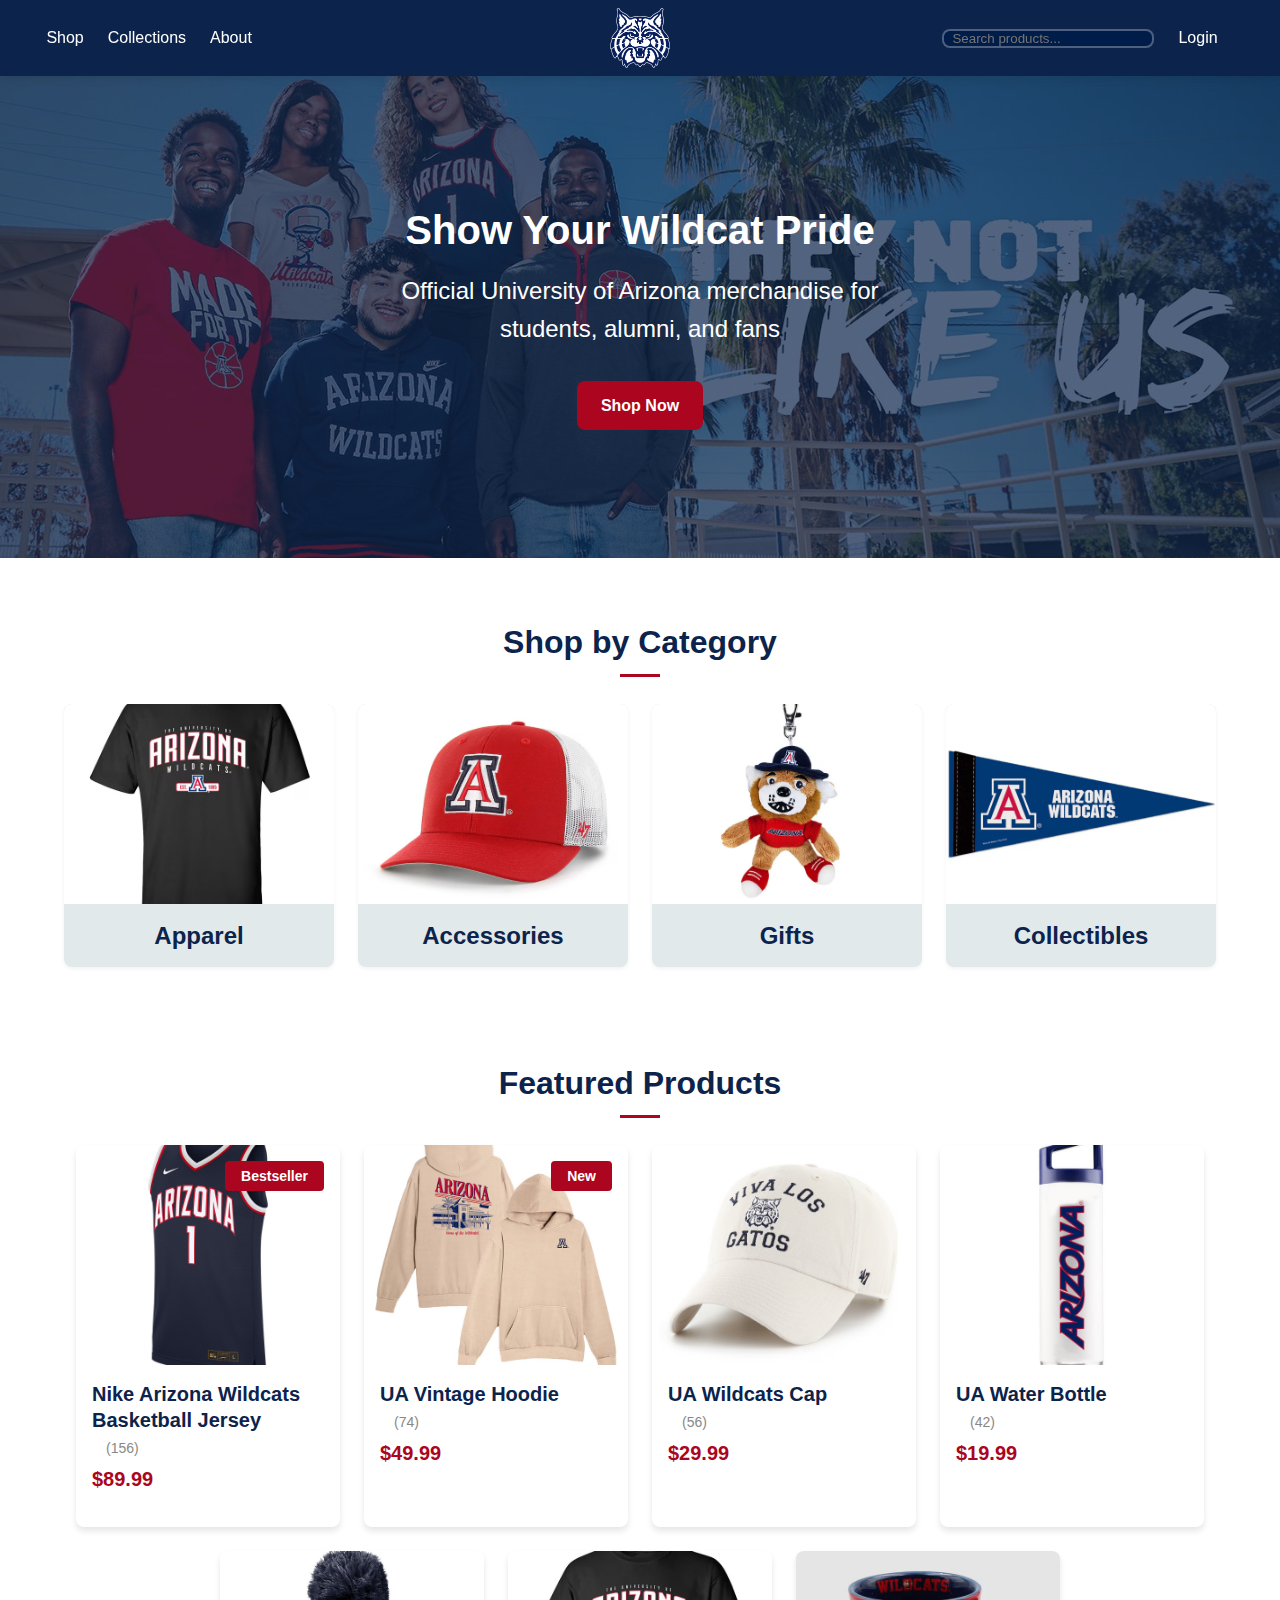
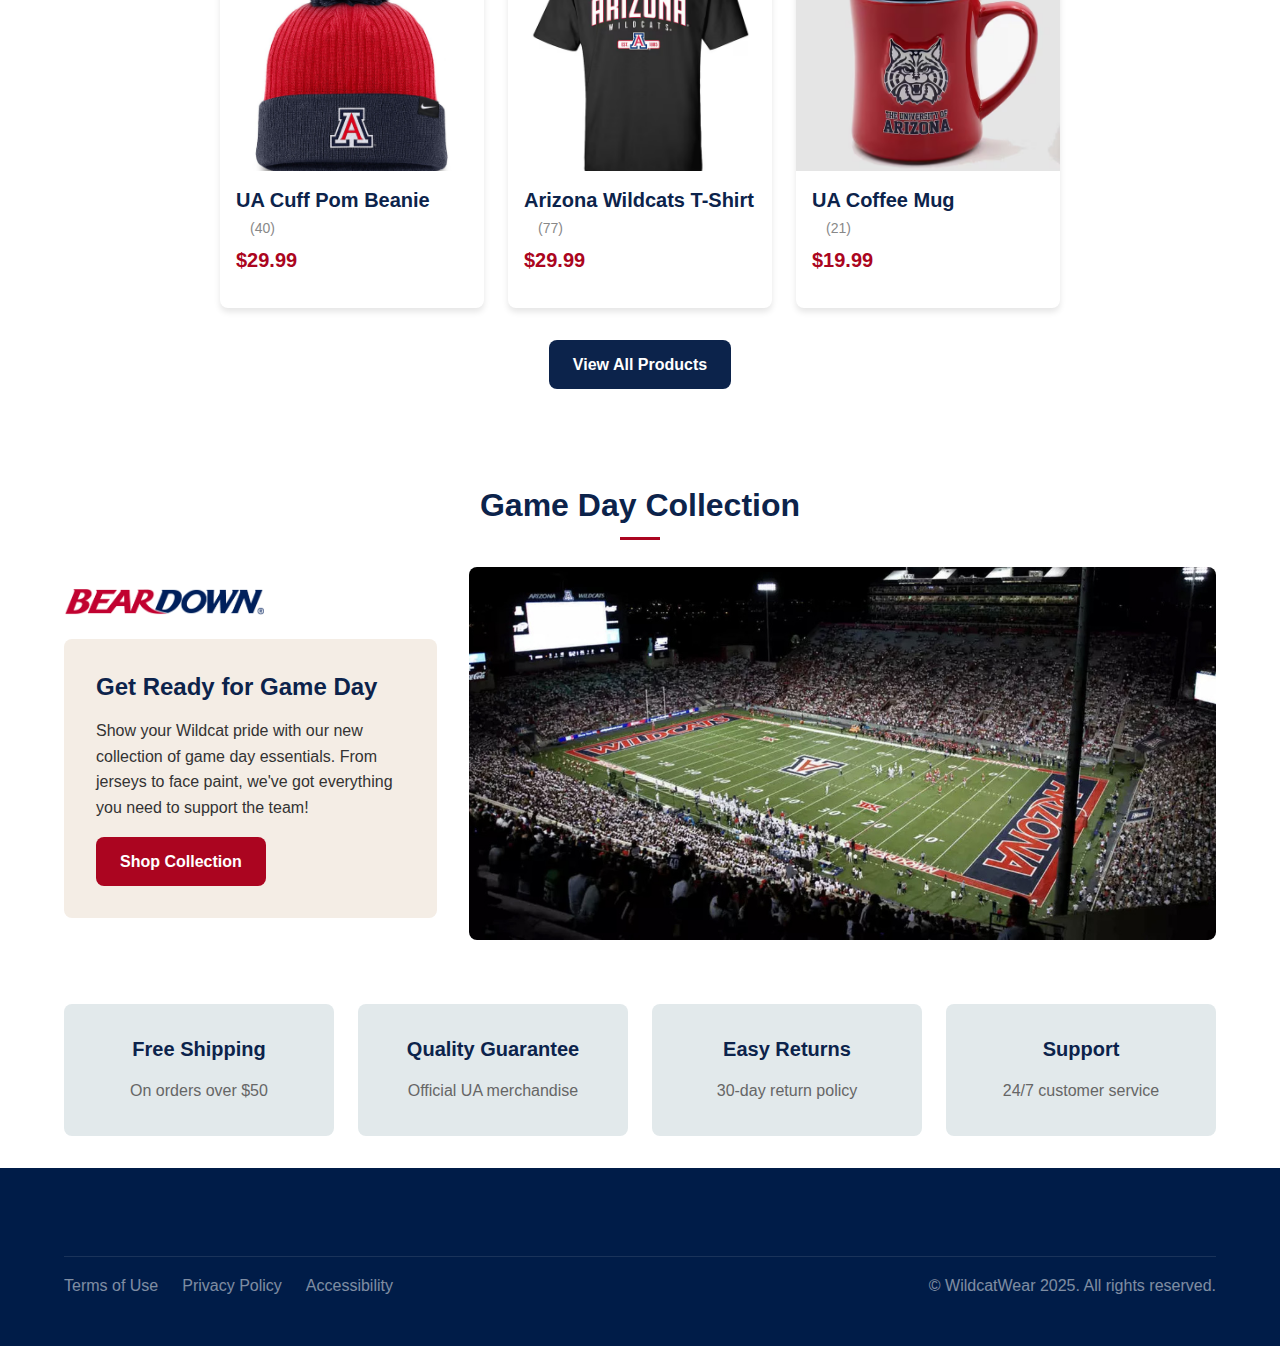
<file: index.html>
<!-- For this assignment, I am creating an online store that sells University of Arizona's Official Merchandise. 
This is the main page of the Website - I am choosing "WildCatWear" as the site name.-->
<!DOCTYPE html>
<html lang="en">
<head>
    <meta charset="UTF-8">
    <meta name="viewport" content="width=device-width, initial-scale=1.0">
    <title>WildcatWear - UA Merchandise Store</title>

    <!-- Link to CSS-->
    <link rel="stylesheet" href="https://cdnjs.cloudflare.com/ajax/libs/font-awesome/6.4.0/css/all.min.css" integrity="sha512-iecdLmaskl7CVkqkXNQ/ZH/XLlvWZOJyj7Yy7tcenmpD1ypASozpmT/E0iPtmFIB46ZmdtAc9eNBvH0H/ZpiBw==" crossorigin="anonymous" referrerpolicy="no-referrer" />
    <link rel="stylesheet" href="css/utility-styles.css">
    <link rel="stylesheet" href="css/style.css">
</head>

<body>
    <!-- Navbar with hamburger menu for mobile -->
    <!-- The hamburger menu and search feature uses a hidden checkbox for toggle functionality without 
     requiring JavaScript. Also, this can make it more accessible and lightweight for the site -->
    <nav class="navbar d-flex justify-between flex-wrap align-center">
        <input type="checkbox" id="navbar-toggle" class="navbar-toggle">
        <label for="navbar-toggle" class="hamburger-menu">
            <i class="fa-solid fa-bars"></i>
        </label>
        
        <a href="index.html" class="logo-container d-flex flex-1 justify-center">
            <img src="images/wildcat-logo.png" alt="WildcatWear Logo" class="logo">
        </a>
        
        <div class="nav-links d-flex flex-1 justify-start">
            <a href="store.html" class="nav-link mr-2 p-2">Shop</a>
            <a href="#" class="nav-link mr-2 p-2">Collections</a>
            <a href="#" class="nav-link mr-2 p-2">About</a>
        </div>
        
        <div class="nav-actions d-flex flex-1 align-center justify-end gap-4">
            <div class="search-container d-flex align-center">
                <input type="checkbox" id="search-toggle" class="search-toggle">
                <input type="text" class="search-input px-2" placeholder="Search products...">
                <label for="search-toggle" class="search-icon my-1 mr-2">
                    <i class="fa-solid fa-magnifying-glass"></i>
                </label>
            </div>
            <a href="#" class="login-link d-flex align-center gap-1">
                <i class="fa-solid fa-arrow-right-to-bracket"></i>
                <span class="login-text">Login</span>
            </a>
            <a href="#" class="cart-link d-flex align-center gap-1">
                <i class="fa-solid fa-shopping-cart"></i>
            </a>
        </div>
    </nav>

    <!-- Hero Section -->
    <!-- This is the primary banner that welcomes the visitors and give them overview about the site with a large hero image as the background. 
     For the heading, I used a tagline and a CTA button is also used for engaging visitors to explore products.-->
    <header class="hero">
        <div class="hero-content mx-auto my-x px-3 py-0">
            <h1 class="mb-3">Show Your Wildcat Pride</h1>
            <p class="mb-5">Official University of Arizona merchandise for students, alumni, and fans</p>
            <a href="store.html" class="btn btn-primary">Shop Now</a>
        </div>
    </header>

    <!-- Shop by Categories Section -->
    <!-- Makes it easy to customers can shop merch products based on Categories: Apparel, Accessories, Gifts, etc-->
    <section class="featured-categories container">
        <h2 class="section-title my-5 pb-2">Shop by Category</h2>
        <!-- Grid layout for categories -->
        <div class="category-grid d-grid grid-cols-4 gap-4">
            <a href="#" class="category-card">
                <img src="images/t-shirt.jpg" alt="UA Apparel">
                <h3 class="p-3 mb-0">Apparel</h3>
            </a>
            <a href="#" class="category-card">
                <img src="images/cap.jpg" alt="UA Accessories">
                <h3 class="p-3 mb-0">Accessories</h3>
            </a>
            <a href="#" class="category-card">
                <img src="images/keychain.jpg" alt="UA Gifts">
                <h3 class="p-3 mb-0">Gifts</h3>
            </a>
            <a href="#" class="category-card">
                <img src="images/flag.jpg" alt="UA Collectibles">
                <h3 class="p-3 mb-0">Collectibles</h3>
            </a>
        </div>
    </section>

    <!-- Featured Products Section-->
    <!-- This section showcases the featured products using a flexible layout so that it can adjust according to the number of items shown.
     The prices and ratings are included on the cards as customers look for them before viewing product details. -->
    <section class="featured-products container">
        <h2 class="section-title my-5 pb-2">Featured Products</h2>
        <!-- Flexbox layout for products -->
        <div class="product-flex d-flex flex-wrap gap-4 justify-center">
            <a href="store.html" class="product-card">
                <div class="product-image">
                    <img src="images/jersey.jpg" alt="UA Bear Down T-Shirt">
                    <div class="product-badge py-1 px-3">Bestseller</div>
                </div>
                <div class="product-info p-3">
                    <h3 class="mb-1">Nike Arizona Wildcats Basketball Jersey</h3>
                    <div class="product-rating d-flex align-center mb-1">
                        <i class="fa-solid fa-star"></i>
                        <i class="fa-solid fa-star"></i>
                        <i class="fa-solid fa-star"></i>
                        <i class="fa-solid fa-star"></i>
                        <i class="fa-solid fa-star-half-alt"></i>
                        <span class="ml-1">(156)</span>
                    </div>
                    <p class="product-price">$89.99</p>
                </div>
            </a>
            <a href="#" class="product-card">
                <div class="product-image">
                    <img src="images/hoodie.jpg" alt="UA Vintage Hoodie">
                    <div class="product-badge py-1 px-3">New</div>
                </div>
                <div class="product-info p-3">
                    <h3 class="mb-1">UA Vintage Hoodie</h3>
                    <div class="product-rating d-flex align-center mb-1">
                        <i class="fa-solid fa-star"></i>
                        <i class="fa-solid fa-star"></i>
                        <i class="fa-solid fa-star"></i>
                        <i class="fa-solid fa-star"></i>
                        <i class="fa-solid fa-star"></i>
                        <span class="ml-1">(74)</span>
                    </div>
                    <p class="product-price">$49.99</p>
                </div>
            </a>
            <a href="#" class="product-card">
                <div class="product-image">
                    <img src="images/cap2.jpg" alt="UA Wildcats Cap">
                </div>
                <div class="product-info p-3">
                    <h3 class="mb-1">UA Wildcats Cap</h3>
                    <div class="product-rating d-flex align-center mb-1">
                        <i class="fa-solid fa-star"></i>
                        <i class="fa-solid fa-star"></i>
                        <i class="fa-solid fa-star"></i>
                        <i class="fa-solid fa-star"></i>
                        <i class="fa-regular fa-star"></i>
                        <span class="ml-1">(56)</span>
                    </div>
                    <p class="product-price">$29.99</p>
                </div>
            </a>
            <a href="#" class="product-card">
                <div class="product-image">
                    <img src="images/water-bottle.jpg" alt="UA Water Bottle">
                </div>
                <div class="product-info p-3">
                    <h3 class="mb-1">UA Water Bottle</h3>
                    <div class="product-rating d-flex align-center mb-1">
                        <i class="fa-solid fa-star"></i>
                        <i class="fa-solid fa-star"></i>
                        <i class="fa-solid fa-star"></i>
                        <i class="fa-solid fa-star"></i>
                        <i class="fa-solid fa-star"></i>
                        <span class="ml-1">(42)</span>
                    </div>
                    <p class="product-price">$19.99</p>
                </div>
            </a>
            <a href="#" class="product-card">
                <div class="product-image">
                    <img src="images/beanie.jpg" alt="UA Cuff Pom Beanie">
                </div>
                <div class="product-info p-3">
                    <h3 class="mb-1">UA Cuff Pom Beanie</h3>
                    <div class="product-rating d-flex align-center mb-1">
                        <i class="fa-solid fa-star"></i>
                        <i class="fa-solid fa-star"></i>
                        <i class="fa-solid fa-star"></i>
                        <i class="fa-solid fa-star"></i>
                        <i class="fa-solid fa-star-half-alt"></i>
                        <span class="ml-1">(40)</span>
                    </div>
                    <p class="product-price">$29.99</p>
                </div>
            </a>
            <a href="#" class="product-card">
                <div class="product-image">
                    <img src="images/t-shirt.jpg" alt="Arizona Wildcats T-Shirt">
                </div>
                <div class="product-info p-3">
                    <h3 class="mb-1">Arizona Wildcats T-Shirt</h3>
                    <div class="product-rating d-flex align-center mb-1">
                        <i class="fa-solid fa-star"></i>
                        <i class="fa-solid fa-star"></i>
                        <i class="fa-solid fa-star"></i>
                        <i class="fa-solid fa-star"></i>
                        <i class="fa-regular fa-star"></i>
                        <span class="ml-1">(77)</span>
                    </div>
                    <p class="product-price">$29.99</p>
                </div>
            </a>
            <a href="#" class="product-card">
                <div class="product-image">
                    <img src="images/mug.jpg" alt="UA Coffee Mug">
                </div>
                <div class="product-info p-3">
                    <h3 class="mb-1">UA Coffee Mug</h3>
                    <div class="product-rating d-flex align-center mb-1">
                        <i class="fa-solid fa-star"></i>
                        <i class="fa-solid fa-star"></i>
                        <i class="fa-solid fa-star"></i>
                        <i class="fa-solid fa-star"></i>
                        <i class="fa-solid fa-star"></i>
                        <span class="ml-1">(21)</span>
                    </div>
                    <p class="product-price">$19.99</p>
                </div>
            </a>
        </div>
        <div class="view-all-container mt-5">
            <a href="#" class="btn btn-secondary">View All Products</a>
        </div>
    </section>

    <!-- Mixed Media Content Section -->
    <!-- Highlights a themed collection (e.g., Game Day) with a mix of text, images, and a call-to-action.  
     Nested divs are used with a flexible layout with a text + wordmark icon on the left and a large image on the right -->
    <section class="promo-section container">
        <h2 class="section-title my-5 pb-2">Game Day Collection</h2>
        <div class="promo-content d-flex gap-5">
            <div class="promo-image-text d-flex flex-1 flex-column align-start justify-center gap-4">
                <div class="small-image">
                    <img class="full-width" src="images/bear-down.png" alt="Bear Down Wordmark">
                </div>
                <div class="promo-text p-5">
                    <h3 class="mb-3">Get Ready for <strong>Game Day</strong></h3>
                    <p>Show your Wildcat pride with our new collection of game day essentials. From jerseys to face paint, we've got everything you need to support the team!</p>
                    <a href="#" class="btn btn-primary">Shop Collection</a>
                </div>
            </div>
            <div class="large-image-container flex-2">
                <div class="large-image">
                    <img class="full-width" src="images/gameday.jpg" alt="UA Game Day Collection">
                </div>
            </div>
        </div>
    </section>

    <!-- Four Box Section -->
     <!-- Displays key selling points (Shipping, Quality, Returns, Support) in a structured grid layout.  
     Uses icons and brief descriptions for quick readability and customer's trust & confidence -->

    <section class="info-boxes container d-grid grid-cols-4 gap-4">
        <div class="info-box p-5">
            <i class="fa-solid fa-truck-fast mb-3"></i>
            <h3 class="mb-3">Free Shipping</h3>
            <p class="m-0">On orders over $50</p>
        </div>
        <div class="info-box p-5">
            <i class="fa-solid fa-medal mb-3"></i>
            <h3 class="mb-3">Quality Guarantee</h3>
            <p class="m-0">Official UA merchandise</p>
        </div>
        <div class="info-box p-5">
            <i class="fa-solid fa-rotate-left mb-3"></i>
            <h3 class="mb-3">Easy Returns</h3>
            <p class="m-0">30-day return policy</p>
        </div>
        <div class="info-box p-5">
            <i class="fa-solid fa-headset mb-3"></i>
            <h3 class="mb-3">Support</h3>
            <p class="m-0">24/7 customer service</p>
        </div>
    </section>

    <!-- Footer -->
     <!-- This section provides essential links (Terms, Privacy, Accessibility) and copyright information. -->

    <footer class="footer pt-4">
        <div class="container m-0 p-5">
            <div class="footer-bottom mt-5 py-3 d-flex justify-between align-center flex-wrap gap-3">
                <div class="footer-links d-flex gap-4">
                    <a href="#">Terms of Use</a>
                    <a href="#">Privacy Policy</a>
                    <a href="#">Accessibility</a>
                </div>
                <p class="copyright mb-0">© WildcatWear 2025. All rights reserved.</p>
            </div>
        </div>
    </footer>    

</body>
</html>
</file>
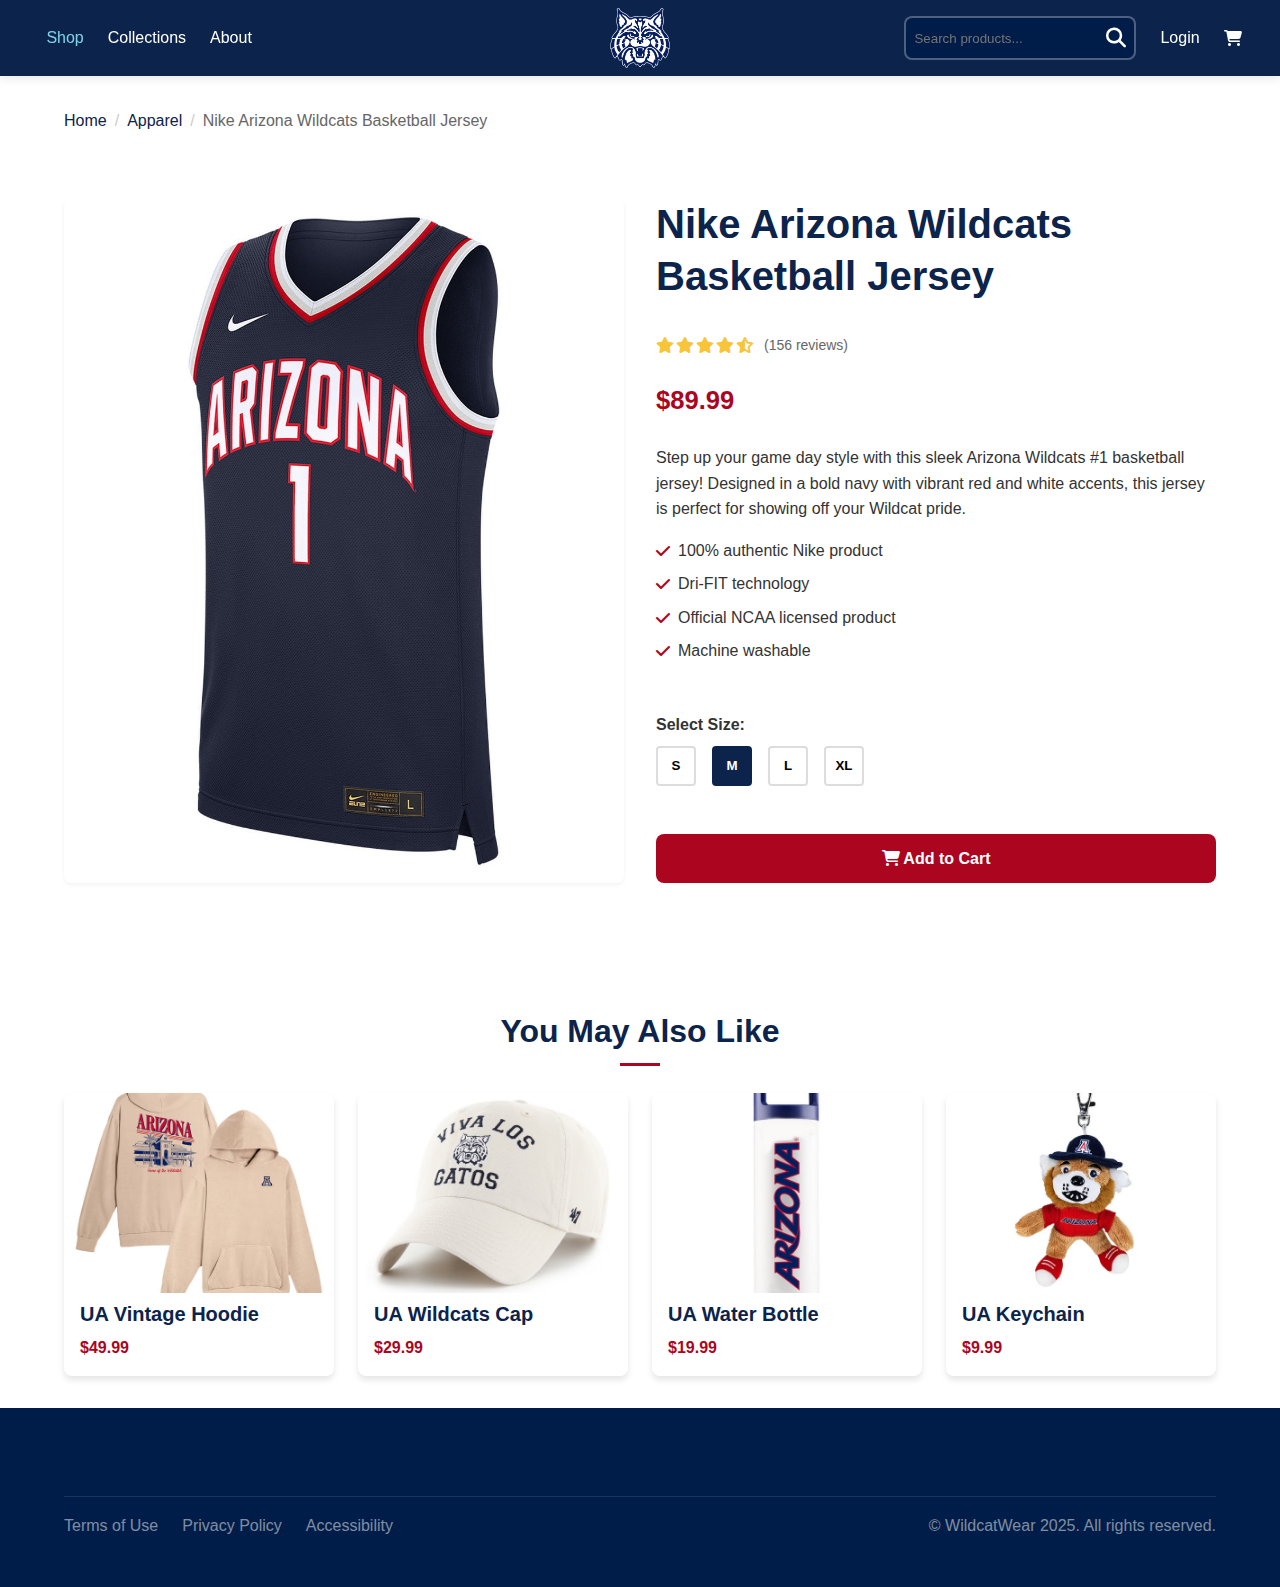
<file: store.html>
<!-- Second page. A product listing: Nike Arizona Basketball Jersey -->
<!DOCTYPE html>
<html lang="en">
<head>
    <meta charset="UTF-8">
    <meta name="viewport" content="width=device-width, initial-scale=1.0">
    <title>Nike Arizona Wildcats Basketball Jersey - WildcatWear</title>
    
    <!-- Linking external stylesheets for FontAwesome icons and CSS styles -->
    <link rel="stylesheet" href="https://cdnjs.cloudflare.com/ajax/libs/font-awesome/6.4.0/css/all.min.css">
    <link rel="stylesheet" href="css/utility-styles.css">
    <link rel="stylesheet" href="css/style.css">
    <link rel="stylesheet" href="css/store.css">
</head>
<body>

    <!-- Navbar with hamburger menu for mobile responsiveness -->
    <nav class="navbar d-flex justify-between flex-wrap align-center">
        <input type="checkbox" id="navbar-toggle" class="navbar-toggle">
        <label for="navbar-toggle" class="hamburger-menu">
            <i class="fa-solid fa-bars"></i>
        </label>

        <!-- Logo centered for better branding -->
        <a href="index.html" class="logo-container d-flex flex-1 justify-center">
            <img src="images/wildcat-logo.png" alt="WildcatWear Logo" class="logo">
        </a>

        <!-- Navigation links for easy store browsing -->
        <div class="nav-links d-flex flex-1 justify-start">
            <a href="store.html" class="nav-link mr-2 p-2 active">Shop</a>
            <a href="#" class="nav-link mr-2 p-2">Collections</a>
            <a href="#" class="nav-link mr-2 p-2">About</a>
        </div>

        <!-- Search, Sign In, and Cart icons for user actions -->
        <div class="nav-actions d-flex flex-1 align-center justify-end gap-4">
            <div class="search-container d-flex align-center">
                <input type="checkbox" id="search-toggle" class="search-toggle">
                <input type="text" class="search-input px-2" placeholder="Search products...">
                <label for="search-toggle" class="search-icon my-1 mr-2">
                    <i class="fa-solid fa-magnifying-glass"></i>
                </label>
            </div>
            <a href="#" class="login-link d-flex align-center gap-1">
                <i class="fa-solid fa-arrow-right-to-bracket"></i>
                <span class="login-text">Login</span>
            </a>
            <a href="#" class="cart-link d-flex align-center gap-1">
                <i class="fa-solid fa-shopping-cart"></i>
            </a>
        </div>
    </nav>

    <!-- Breadcrumb navigation for better user experience and SEO -->
    <nav class="breadcrumb container pt-3 pb-0" aria-label="breadcrumb">
        <ol class="d-flex flex-wrap gap-2 p-0 m-0">
            <li class="d-flex align-center"><a href="index.html">Home</a></li>
            <li class="d-flex align-center"><a href="#">Apparel</a></li>
            <li class="d-flex align-center" aria-current="page">Nike Arizona Wildcats Basketball Jersey</li>
        </ol>
    </nav>

    <!-- Product Details Section -->
    <section class="product-details container">
        <!-- Grid layout ensures responsive design and maintains spacing between image and product info -->
        <div class="product-grid d-grid gap-5 mb-5">
            
            <!-- Product image section -->
            <div class="product-image d-flex flex-column gap-3">
                <img src="images/jersey.jpg" alt="Nike Arizona Wildcats Basketball Jersey - Front View">
            </div>

            <!-- Product information section -->
            <div class="product-info d-flex flex-column gap-3">
                <h1>Nike Arizona Wildcats Basketball Jersey</h1>

                <!-- Displaying star ratings dynamically -->
                <div class="product-rating d-flex align-center">
                    <i class="fa-solid fa-star"></i>
                    <i class="fa-solid fa-star"></i>
                    <i class="fa-solid fa-star"></i>
                    <i class="fa-solid fa-star"></i>
                    <i class="fa-solid fa-star-half-alt"></i>
                    <span class="ml-2">(156 reviews)</span>
                </div>

                <!-- Product price -->
                <p class="product-price my-2 mx-0">$89.99</p>

                <!-- Product description with key features -->
                <div class="product-description">
                    <p>Step up your game day style with this sleek Arizona Wildcats #1 basketball jersey! Designed in a bold navy with vibrant red and white accents, this jersey is perfect for showing off your Wildcat pride.</p>
                    <ul class="features-list my-3 mx-0 p-0">
                        <li class="d-flex align-center gap-2 mb-2"><i class="fa-solid fa-check"></i> 100% authentic Nike product</li>
                        <li class="d-flex align-center gap-2 mb-2"><i class="fa-solid fa-check"></i> Dri-FIT technology</li>
                        <li class="d-flex align-center gap-2 mb-2"><i class="fa-solid fa-check"></i> Official NCAA licensed product</li>
                        <li class="d-flex align-center gap-2 mb-2"><i class="fa-solid fa-check"></i> Machine washable</li>
                    </ul>
                </div>

                <!-- Size selection with buttons -->
                <div class="size-selector my-3 mx-0">
                    <label for="size" class="mb-2">Select Size:</label>
                    <div class="size-options d-flex gap-3">
                        <button class="size-btn">S</button>
                        <button class="size-btn active">M</button>
                        <button class="size-btn">L</button>
                        <button class="size-btn">XL</button>
                    </div>
                </div>

                <!-- Add to cart button -->
                <a href="#" class="btn btn-primary add-to-cart d-flex align-center justify-center gap-2 mt-3">
                    <i class="fa-solid fa-shopping-cart"></i>
                    Add to Cart
                </a>
            </div>
        </div>
    </section>

    <!-- Suggested Products Section -->
    <section class="suggested-products container">
        <h2 class="section-title my-5 pb-2">You May Also Like</h2>
        
        <!-- Grid layout for suggested products -->
        <div class="suggestions-grid d-grid grid-cols-4 gap-4 mt-5">
            <a href="#" class="suggestion-card">
                <img src="images/hoodie.jpg" alt="UA Vintage Hoodie">
                <h3 class="py-2 px-3 m-0">UA Vintage Hoodie</h3>
                <p class="price pt-0 pb-3 pl-3 m-0">$49.99</p>
            </a>
            <a href="#" class="suggestion-card">
                <img src="images/cap2.jpg" alt="UA Wildcats Cap">
                <h3 class="py-2 px-3 m-0">UA Wildcats Cap</h3>
                <p class="price pt-0 pb-3 pl-3 m-0">$29.99</p>
            </a>
            <a href="#" class="suggestion-card">
                <img src="images/water-bottle.jpg" alt="UA Water Bottle">
                <h3 class="py-2 px-3 m-0">UA Water Bottle</h3>
                <p class="price pt-0 pb-3 pl-3 m-0">$19.99</p>
            </a>
            <a href="#" class="suggestion-card">
                <img src="images/keychain.jpg" alt="UA Keychain">
                <h3 class="py-2 px-3 m-0">UA Keychain</h3>
                <p class="price pt-0 pb-3 pl-3 m-0">$9.99</p>
            </a>
        </div>
    </section>

    <!-- Footer with links to policies -->
    <footer class="footer pt-4">
        <div class="container m-0 p-5">
            <div class="footer-bottom mt-5 py-3 d-flex justify-between align-center flex-wrap gap-3">
                <div class="footer-links d-flex gap-4">
                    <a href="#">Terms of Use</a>
                    <a href="#">Privacy Policy</a>
                    <a href="#">Accessibility</a>
                </div>
                <p class="copyright mb-0">© WildcatWear 2025. All rights reserved.</p>
            </div>
        </div>
    </footer>   
</body>
</html>
</file>
<file: css/utility-styles.css>
/* 
* Utility Styles for WildcatWear
* Reusable classes for layout, spacing, colors, etc.
*/

/* ---------- CSS & Base Styles ---------- */
* {
    margin: 0;
    padding: 0;
    box-sizing: border-box;
}

:root {
    /* Main UA Color Palette */
    --ua-red: #AB0520;
    --arizona-blue: #0C234B;
    --bloom: #EF4056;
    --chili: #8B0015;
    --sky: #81D3EB;
    --midnight: #001C48;
    --cool-gray: #E2E9EB;
    --warm-gray: #F4EDE5;
    
    /* Font Sizes - Using clamp for responsive typography */
    --font-xs: clamp(0.75rem, 0.7rem + 0.25vw, 0.875rem);
    --font-sm: clamp(0.875rem, 0.8rem + 0.375vw, 1rem);
    --font-md: clamp(1rem, 0.9rem + 0.5vw, 1.25rem);
    --font-lg: clamp(1.25rem, 1.1rem + 0.75vw, 1.5rem);
    --font-xl: clamp(1.5rem, 1.25rem + 1.25vw, 2rem);
    --font-2xl: clamp(1.875rem, 1.5rem + 1.875vw, 2.5rem);
    
    /* Spacing Variables */
    --spacing-xs: 0.25rem;
    --spacing-sm: 0.5rem;
    --spacing-md: 1rem;
    --spacing-lg: 1.5rem;
    --spacing-xl: 2rem;
    --spacing-2xl: 3rem;
    
    /* Container Max Width */
    --container-max: 1200px;
    
    /* Border Radius */
    --radius-sm: 4px;
    --radius-md: 8px;
    --radius-lg: 12px;
    
    /* Box Shadows */
    --shadow-sm: 0 2px 4px rgba(0, 0, 0, 0.05);
    --shadow-md: 0 4px 6px rgba(0, 0, 0, 0.1);
    --shadow-lg: 0 8px 10px rgba(0, 0, 0, 0.1);
}

/* ---------- Layout Utilities ---------- */

/* Display */
.d-flex { display: flex; }
.d-block { display: block; }
.d-inline { display: inline; }
.d-inline-block { display: inline-block; }
.d-none { display: none; }
.d-grid { display: grid; }

/* Flex Utilities */
.flex-row { flex-direction: row; }
.flex-column { flex-direction: column; }
.flex-wrap { flex-wrap: wrap; }
.flex-nowrap { flex-wrap: nowrap; }

.justify-start { justify-content: flex-start; }
.justify-end { justify-content: flex-end; }
.justify-center { justify-content: center; }
.justify-between { justify-content: space-between; }
.justify-around { justify-content: space-around; }
.align-start { align-items: flex-start; }
.align-end { align-items: flex-end; }
.align-center { align-items: center; }
.align-stretch { align-items: stretch; }

.flex-1 { flex: 1; }
.flex-2 { flex: 2; }
.flex-auto { flex: 1 1 auto; }
.flex-grow-0 { flex-grow: 0; }
.flex-grow-1 { flex-grow: 1; }
.flex-shrink-0 { flex-shrink: 0; }
.flex-shrink-1 { flex-shrink: 1; }

/* Grid Utilities */
.grid-cols-1 { grid-template-columns: repeat(1, 1fr); }
.grid-cols-2 { grid-template-columns: repeat(2, 1fr); }
.grid-cols-3 { grid-template-columns: repeat(3, 1fr); }
.grid-cols-4 { grid-template-columns: repeat(4, 1fr); }
.grid-cols-5 { grid-template-columns: repeat(5, 1fr); }
.grid-cols-6 { grid-template-columns: repeat(6, 1fr); }
.gap-1 { gap: 0.25rem; }
.gap-2 { gap: 0.5rem; }
.gap-3 { gap: 1rem; }
.gap-4 { gap: 1.5rem; }
.gap-5 { gap: 2rem; }
.gap-6 { gap: 3rem; }

/* ---------- Spacing Utilities ---------- */

/* Margin */
.m-0 { margin: 0; }
.m-1 { margin: 0.25rem; }
.m-2 { margin: 0.5rem; }
.m-3 { margin: 1rem; }
.m-4 { margin: 1.5rem; }
.m-5 { margin: 2rem; }
.m-6 { margin: 3rem; }
.m-auto { margin: auto; }

.mx-0 { margin-left: 0; margin-right: 0; }
.mx-1 { margin-left: 0.25rem; margin-right: 0.25rem; }
.mx-2 { margin-left: 0.5rem; margin-right: 0.5rem; }
.mx-3 { margin-left: 1rem; margin-right: 1rem; }
.mx-4 { margin-left: 1.5rem; margin-right: 1.5rem; }
.mx-5 { margin-left: 2rem; margin-right: 2rem; }
.mx-6 { margin-left: 3rem; margin-right: 3rem; }
.mx-auto { margin-left: auto; margin-right: auto; }

.my-0 { margin-top: 0; margin-bottom: 0; }
.my-1 { margin-top: 0.25rem; margin-bottom: 0.25rem; }
.my-2 { margin-top: 0.5rem; margin-bottom: 0.5rem; }
.my-3 { margin-top: 1rem; margin-bottom: 1rem; }
.my-4 { margin-top: 1.5rem; margin-bottom: 1.5rem; }
.my-5 { margin-top: 2rem; margin-bottom: 2rem; }
.my-6 { margin-top: 3rem; margin-bottom: 3rem; }
.my-auto { margin-top: auto; margin-bottom: auto; }

.mt-0 { margin-top: 0; }
.mt-1 { margin-top: 0.25rem; }
.mt-2 { margin-top: 0.5rem; }
.mt-3 { margin-top: 1rem; }
.mt-4 { margin-top: 1.5rem; }
.mt-5 { margin-top: 2rem; }
.mt-6 { margin-top: 3rem; }
.mt-auto { margin-top: auto; }

.mr-0 { margin-right: 0; }
.mr-1 { margin-right: 0.25rem; }
.mr-2 { margin-right: 0.5rem; }
.mr-3 { margin-right: 1rem; }
.mr-4 { margin-right: 1.5rem; }
.mr-5 { margin-right: 2rem; }
.mr-6 { margin-right: 3rem; }
.mr-auto { margin-right: auto; }

.mb-0 { margin-bottom: 0; }
.mb-1 { margin-bottom: 0.25rem; }
.mb-2 { margin-bottom: 0.5rem; }
.mb-3 { margin-bottom: 1rem; }
.mb-4 { margin-bottom: 1.5rem; }
.mb-5 { margin-bottom: 2rem; }
.mb-6 { margin-bottom: 3rem; }
.mb-auto { margin-bottom: auto; }

.ml-0 { margin-left: 0; }
.ml-1 { margin-left: 0.25rem; }
.ml-2 { margin-left: 0.5rem; }
.ml-3 { margin-left: 1rem; }
.ml-4 { margin-left: 1.5rem; }
.ml-5 { margin-left: 2rem; }
.ml-6 { margin-left: 3rem; }
.ml-auto { margin-left: auto; }

/* Padding */
.p-0 { padding: 0; }
.p-1 { padding: 0.25rem; }
.p-2 { padding: 0.5rem; }
.p-3 { padding: 1rem; }
.p-4 { padding: 1.5rem; }
.p-5 { padding: 2rem; }

.px-0 { padding-left: 0; padding-right: 0; }
.px-1 { padding-left: 0.25rem; padding-right: 0.25rem; }
.px-2 { padding-left: 0.5rem; padding-right: 0.5rem; }
.px-3 { padding-left: 1rem; padding-right: 1rem; }
.px-4 { padding-left: 1.5rem; padding-right: 1.5rem; }
.px-5 { padding-left: 2rem; padding-right: 2rem; }
.px-6 { padding-left: 3rem; padding-right: 3rem; }
.px-auto { padding-left: auto; padding-right: auto; }

.py-0 { padding-top: 0; padding-bottom: 0; }
.py-1 { padding-top: 0.25rem; padding-bottom: 0.25rem; }
.py-2 { padding-top: 0.5rem; padding-bottom: 0.5rem; }
.py-3 { padding-top: 1rem; padding-bottom: 1rem; }
.py-4 { padding-top: 1.5rem; padding-bottom: 1.5rem; }
.py-5 { padding-top: 2rem; padding-bottom: 2rem; }
.py-6 { padding-top: 3rem; padding-bottom: 3rem; }
.py-auto { padding-top: auto; padding-bottom: auto; }

.pt-0 { padding-top: 0; }
.pt-1 { padding-top: 0.25rem; }
.pt-2 { padding-top: 0.5rem; }
.pt-3 { padding-top: 1rem; }
.pt-4 { padding-top: 1.5rem; }
.pt-5 { padding-top: 2rem; }
.pt-6 { padding-top: 3rem; }
.pt-auto { padding-top: auto; }

.pr-0 { padding-right: 0; }
.pr-1 { padding-right: 0.25rem; }
.pr-2 { padding-right: 0.5rem; }
.pr-3 { padding-right: 1rem; }
.pr-4 { padding-right: 1.5rem; }
.pr-5 { padding-right: 2rem; }
.pr-6 { padding-right: 3rem; }
.pr-auto { padding-right: auto; }

.pb-0 { padding-bottom: 0; }
.pb-1 { padding-bottom: 0.25rem; }
.pb-2 { padding-bottom: 0.5rem; }
.pb-3 { padding-bottom: 1rem; }
.pb-4 { padding-bottom: 1.5rem; }
.pb-5 { padding-bottom: 2rem; }
.pb-6 { padding-bottom: 3rem; }
.pb-auto { padding-bottom: auto; }

.pl-0 { padding-left: 0; }
.pl-1 { padding-left: 0.25rem; }
.pl-2 { padding-left: 0.5rem; }
.pl-3 { padding-left: 1rem; }
.pl-4 { padding-left: 1.5rem; }
.pl-5 { padding-left: 2rem; }
.pl-6 { padding-left: 3rem; }
.pl-auto { padding-left: auto; }
</file>
<file: css/style.css>
/* 
* Main Stylesheet for WildcatWear
* Contains global styles, typography, layout, and component styles
*/

html {
    font-size: 16px;
    scroll-behavior: smooth;
}

body {
    font-family: 'Trebuchet MS', sans-serif;
    line-height: 1.6;
    color: #333;
    background-color: #FFFFFF;
}

img {
    max-width: 100%;
    height: auto;
    display: block;
}

a {
    text-decoration: none;
    color: var(--arizona-blue);
    transition: color 0.3s ease;
}

a:hover {
    color: var(--ua-red);
}

.container {
    width: 90%;
    max-width: var(--container-max);
    margin: 0 auto;
    padding: var(--spacing-xl) 0;
}

/* ---------- Typography ---------- */
h1, h2, h3, h4, h5, h6 {
    font-weight: 700;
    line-height: 1.3;
    color: var(--arizona-blue);
    margin-bottom: var(--spacing-md);
}

h1 {
    font-size: var(--font-2xl);
}

h2 {
    font-size: var(--font-xl);
}

h3 {
    font-size: var(--font-lg);
}

p {
    margin-bottom: var(--spacing-md);
}

.section-title {
    text-align: center;
    position: relative;
}

.section-title::after {
    content: '';
    position: absolute;
    bottom: -10%;
    left: 50%;
    transform: translateX(-50%);
    width: 40px;
    height: 3px;
    background-color: var(--ua-red);
}

/* ---------- Buttons ---------- */
.btn {
    display: inline-block;
    padding: 0.75rem 1.5rem;
    border-radius: var(--radius-md);
    font-weight: 600;
    text-align: center;
    cursor: pointer;
    transition: all 0.3s ease;
    border: none;
}

.btn-primary {
    background-color: var(--ua-red);
    color: white;
}

.btn-primary:hover {
    background-color: var(--chili);
    color: white;
}

.btn-secondary {
    background-color: var(--arizona-blue);
    color: white;
}

.btn-secondary:hover {
    background-color: var(--midnight);
    color: white;
}

/* ---------- Navbar ---------- */
.navbar {
    background-color: var(--arizona-blue);
    color: white;
    position: sticky;
    top: 0;
    left: 0;
    width: 100%;
    z-index: 1000;
    padding: 0.5rem 3%;
    box-shadow: 0 2px 10px rgba(0, 0, 0, 0.1);
}

.logo-container {
    order: 3;
    width: auto;
    pointer-events: none;
}

.logo {
    height: 60px;
    width: auto;
    pointer-events: auto;
}

.nav-links {
    order: 1;
}

.nav-link {
    color: white;
    font-weight: 500;
    position: relative;
}

.nav-link:hover,
.nav-link.active {
    color: var(--sky);
}

.nav-link.active::after {
    color: var(--sky);
}

.nav-actions {
    order: 3;
}

.login-link, 
.cart-link {
    color: white;
    cursor: pointer;
}

.login-link:hover, 
.cart-link:hover {
    color: var(--sky);
}

/* Search Container */
/* Default state: faded grey border */
.search-container {
    position: relative;
    border-radius: var(--radius-md);
    background-color: var(--midnight);
    border: 2px solid rgba(255, 255, 255, 0.3);
    transition: border 0.3s ease-in-out;
}

.search-toggle {
    display: none;
}

.search-icon {
    color: white;
    cursor: pointer;
    font-size: var(--font-md);
}

.search-input {
    color: white;
    width: 200px;
    border: none; /* no extra border */
    outline: none; /* removes default focus outline */
    border-radius: var(--radius-md);
    background-color: var(--midnight);
}

/* Hamburger Menu */
.hamburger-menu {
    display: none;
    color: white;
    font-size: 1.5rem;
    cursor: pointer;
    order: 1;
}

.navbar-toggle {
    display: none;
}

/* ---------- Hero Section ---------- */
.hero {
    background-image: url('../images/home-hero.jpg');
    background-size: cover;
    background-position: center;
    color: white;
    padding: 8rem 0;
    position: relative;
}

.hero::before {
    content: '';
    position: absolute;
    top: 0;
    left: 0;
    width: 100%;
    height: 100%;
    background-color: rgba(12, 35, 75, 0.7);
}

.hero-content {
    position: relative;
    max-width: 600px;
    text-align: center;
}

.hero h1 {
    color: white;
}

.hero p {
    font-size: var(--font-lg);
}

/* ---------- Featured Categories ---------- */

.category-card {
    background-color: var(--cool-gray);
    border-radius: var(--radius-md);
    overflow: hidden;
    box-shadow: var(--shadow-sm);
    text-align: center;
}

.category-card img {
    width: 100%;
    height: 200px;
    object-fit: cover;
}

.category-card h3 {
    color: var(--arizona-blue);
}

/* ---------- Featured Products ---------- */

.product-card {
    background-color: white;
    border-radius: var(--radius-md);
    box-shadow: var(--shadow-md);
    width: calc(25% - var(--spacing-lg));
    min-width: 220px;
    overflow: hidden;
}

.product-image {
    position: relative;
    height: 220px;
    overflow: hidden;
}

.product-image img {
    width: 100%;
    height: 100%;
    object-fit: cover;
}

.product-badge {
    position: absolute;
    top: var(--spacing-md);
    right: var(--spacing-md);
    background-color: var(--ua-red);
    color: white;
    border-radius: var(--radius-sm);
    font-size: var(--font-xs);
    font-weight: 600;
}

.product-info h3 {
    font-size: var(--font-md);
}

.product-rating {
    color: #f8c43a;
    gap: 2px;
}

.product-rating span {
    color: #888;
    font-size: var(--font-xs);
}

.product-price {
    color: var(--ua-red);
    font-weight: 700;
    font-size: var(--font-md);
}

.view-all-container {
    text-align: center;
}

/* ---------- Promo Section (Mixed Media) ---------- */

.small-image {
    max-width: 200px;
}

.small-image img.full-width {
    width: 100%;
}

.promo-text {
    background-color: var(--warm-gray);
    border-radius: var(--radius-md);
}

.large-image {
    border-radius: var(--radius-md);
    overflow: hidden;
    height: 100%;
}

.large-image img.full-width {
    width: 100%;
    height: 100%;
    object-fit: cover;
}

/* ---------- Info Boxes ---------- */

.info-box {
    text-align: center;
    background-color: var(--cool-gray);
    border-radius: var(--radius-md);
    transition: transform 0.3s ease;
}

.info-box i {
    font-size: 2rem;
    color: var(--arizona-blue);
}

.info-box h3 {
    font-size: var(--font-md);
}

.info-box p {
    font-size: var(--font-sm);
    color: #666;
}

/* ---------- Footer ---------- */
.footer {
    background-color: var(--midnight);
    color: white;
}

.footer-bottom {
    border-top: 1px solid rgba(255, 255, 255, 0.1);
}

.footer-links a {
    color: rgba(255, 255, 255, 0.5);
    font-size: var(--font-sm);
}

.footer-links a:hover {
    color: white;
}

.copyright {
    color: rgba(255, 255, 255, 0.5);
    font-size: var(--font-sm);
}

/* ---------- Media Queries (Responsive Styles) ---------- */
@media (max-width: 1024px) {
    .category-grid {
        grid-template-columns: repeat(2, 1fr);
    }
    
    .info-boxes {
        grid-template-columns: repeat(2, 1fr);
    }
    
    .product-card {
        width: calc(33.333% - var(--spacing-lg));
    }
    
    .promo-content {
        flex-direction: column;
    }
}

@media (max-width: 768px) {
    .navbar {
        display: flex;
        align-items: center;
        justify-content: space-between;
        padding: 0.5rem var(--spacing-md);
        position: relative;
    }
    
    .hamburger-menu {
        order: 1;
        display: block;
    }
        
    .logo-container {
        order: 2;
        position: absolute;
        left: 50%;
        transform: translateX(-50%);
    }
    
    .logo {
        height: 40px;
    }
    
    .nav-links {
        position: absolute;
        top: 100%;
        left: 0;
        width: 100%;
        flex-direction: column;
        background-color: var(--arizona-blue);
        max-height: 0;
        overflow: hidden;
        transition: max-height 0.3s ease;
        z-index: 100;
    }
    
    .nav-link {
        width: 100%;
        text-align: center;
        padding: var(--spacing-md);
        margin: 0;
        border-bottom: 1px solid rgba(255, 255, 255, 0.1);
    }
    
    .navbar-toggle:checked ~ .nav-links {
        max-height: 300px;
    }
    
    .search-container {
        position: static;
        border: none;
        background: none;
    }
    
    .search-toggle:checked ~ .search-input {
        width: 100%;
        height: 70%;
        opacity: 1;
        pointer-events: auto;
    }
    
    .search-input {
        position: absolute;
        top: 100%;
        left: 0;
        width: 0;
        opacity: 0;
        pointer-events: none;
        transition: all 0.3s ease;
        border-radius: 0;
    }
    
    .nav-actions {
        order: 3;
        display: flex;
        align-items: center;
        margin-left: auto;
    }
    
    .login-text {
        display: none;
    }
    
    .product-card {
        width: calc(50% - var(--spacing-lg));
    }
    
    .footer-col {
        flex: 0 0 calc(50% - var(--spacing-lg));
    }
    
    .footer-bottom {
        flex-direction: column;
        text-align: center;
    }
    
    .footer-links {
        flex-direction: column;
        align-items: center;
        gap: var(--spacing-md);
    }
}

@media (max-width: 500px) {
    .category-grid,
    .info-boxes {
        grid-template-columns: 1fr;
    }
    
    .product-card {
        width: 100%;
    }
    
    .footer-col {
        flex: 0 0 100%;
    }
    
    .hero {
        padding: 4rem 0;
    }
    
    .promo-image-text {
        align-items: center;
        text-align: center;
    }
}

/* Hide only the login icon on desktop (width > 768px) */
@media (min-width: 769px) {
    .login-link i {
        display: none;
    }
}
</file>
<file: css/store.css>
/* 
* Store-specific stylesheet
* Contains styles only used on the store.html page
*/

.breadcrumb ol {
    list-style: none;
}

.breadcrumb li {
    color: #666;
}

.breadcrumb li:not(:last-child)::after {
    content: '/';
    margin-left: var(--spacing-sm);
    color: #ccc;
}

.breadcrumb a {
    color: var(--arizona-blue);
    text-decoration: none;
}

.breadcrumb a:hover {
    color: var(--ua-red);
}

/* Product Details Layout */
.product-grid {
    grid-template-columns: 1fr 1fr;
}

/* Product Image */
.product-image {
    width: 100%;
    height: auto;
    border-radius: var(--radius-md);
    box-shadow: var(--shadow-sm);
}

/* Product Information */

.product-rating {
    color: #f8c43a;
    gap: 2px;
}

.product-rating span {
    color: #666;
}

.product-price {
    font-size: clamp(1.5rem, 2vw, 2rem);
    color: var(--ua-red);
    font-weight: 700;
}

.features-list {
    list-style: none;
}

.features-list i {
    color: var(--ua-red);
}

/* Size Selector */

.size-selector label {
    display: block;
    font-weight: 600;
}

.size-btn {
    width: 40px;
    height: 40px;
    border: 2px solid #ddd;
    background: none;
    border-radius: var(--radius-sm);
    cursor: pointer;
    font-weight: 600;
    transition: all 0.3s ease;
}

.size-btn:hover {
    border-color: var(--arizona-blue);
}

.size-btn.active {
    border-color: var(--arizona-blue);
    background-color: var(--arizona-blue);
    color: white;
}

.add-to-cart {
    width: 100%;
}

/* Suggested Products */

.suggestion-card {
    background-color: white;
    border-radius: var(--radius-md);
    overflow: hidden;
    box-shadow: var(--shadow-md);
}

.suggestion-card img {
    width: 100%;
    height: 200px;
    object-fit: cover;
}

.suggestion-card h3 {
    font-size: var(--font-md);
}

.suggestion-card .price {
    color: var(--ua-red);
    font-weight: 700;
}

/* Responsive Design */
@media (max-width: 1024px) {
    .suggestions-grid {
        grid-template-columns: repeat(2, 1fr);
    }
}

@media (max-width: 768px) {
    .product-grid {
        grid-template-columns: 1fr;
    }

    .suggestion-card img {
        height: 150px;
    }
}

@media (max-width: 500px) {
    .suggestions-grid {
        grid-template-columns: 1fr;
    }

    .size-options {
        justify-content: center;
    }

    .breadcrumb {
        font-size: var(--font-sm);
    }
}
</file>
